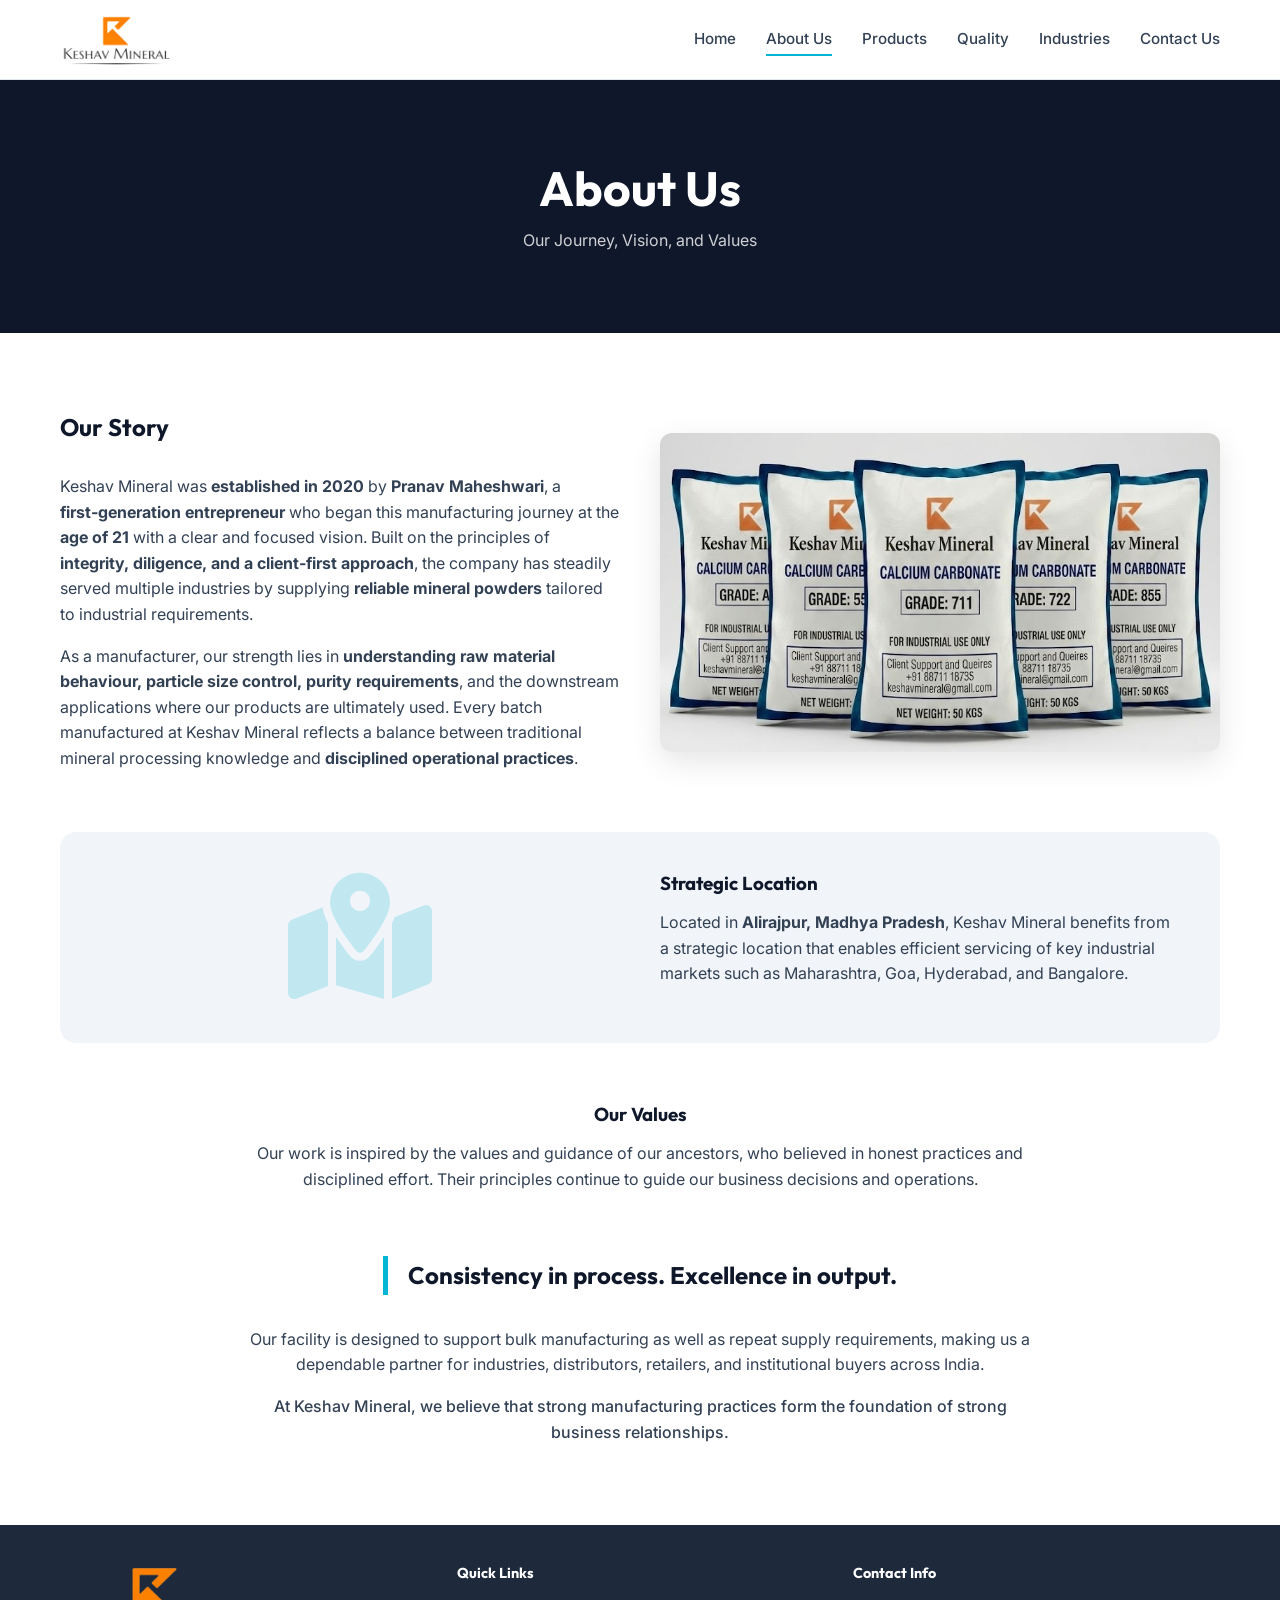
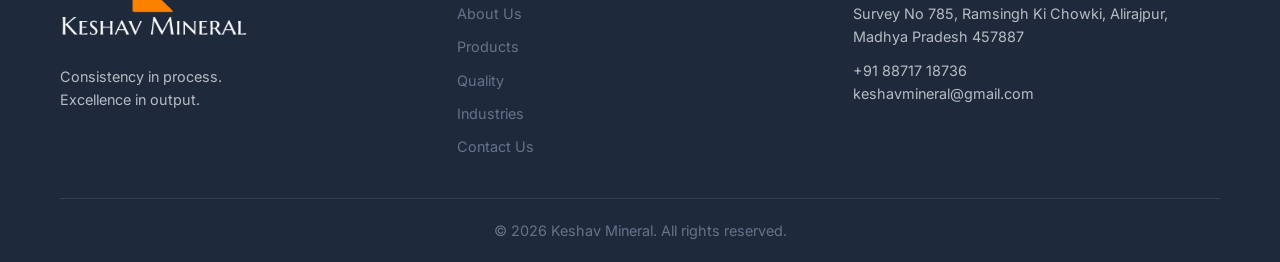
<file: about.html>
<!DOCTYPE html>
<html lang="en">

<head>
    <meta charset="UTF-8">
    <meta name="viewport" content="width=device-width, initial-scale=1.0">
    <link rel="icon" type="image/png" href="assets/favicon.png">
    <title>About Us - Keshav Mineral</title>
    <meta name="description" content="Discover Keshav Mineral: A trusted Calcium carbonate, Dolomite powder & Rangoli powder manufacturer in Madhya Pradesh since 2020, serving all over India.">

    <!-- Google Fonts -->
    <link rel="preconnect" href="https://fonts.googleapis.com">
    <link rel="preconnect" href="https://fonts.gstatic.com" crossorigin>
    <link href="https://fonts.googleapis.com/css2?family=Inter:wght@400;500;600&family=Outfit:wght@500;700&display=swap"
        rel="stylesheet">

    <!-- FontAwesome -->
    <link rel="stylesheet" href="https://cdnjs.cloudflare.com/ajax/libs/font-awesome/6.4.0/css/all.min.css">

    <!-- Custom CSS -->
    <link rel="stylesheet" href="style.css">
</head>

<body>

    <!-- Header -->
    <header>
        <div class="container">
            <a href="index.html" class="logo">
                <img src="assets/logo_transparent.png" alt="Keshav Mineral">
            </a>
            <div class="mobile-toggle">
                <i class="fa-solid fa-bars"></i>
            </div>
            <nav class="nav-links">
                <a href="index.html">Home</a>
                <a href="about.html" class="active">About Us</a>
                <a href="products.html">Products</a>
                <a href="quality.html">Quality</a>
                <a href="industries.html">Industries</a>
                <a href="contact.html">Contact Us</a>
            </nav>
        </div>
    </header>

    <!-- Page Header -->
    <section class="page-header">
        <div class="container">
            <h1>About Us</h1>
            <p style="color: rgba(255,255,255,0.8); margin-top: 10px;">Our Journey, Vision, and Values</p>
        </div>
    </section>

    <!-- Main Content -->
    <section class="section">
        <div class="container">
            <div style="display: flex; flex-direction: column; gap: 60px;">

                <!-- About Company -->
                <div style="display: grid; grid-template-columns: 1fr 1fr; gap: 40px; align-items: center;">
                    <div>
                        <h2 class="mb-2">Our Story</h2>
                        <p class="mb-1">Keshav Mineral was <strong>established in 2020</strong> by <strong>Pranav
                                Maheshwari</strong>, a
                            <strong>first‑generation entrepreneur</strong> who began this manufacturing journey at the
                            <strong>age of 21</strong> with a
                            clear and focused vision. Built on the principles of <strong>integrity, diligence, and a
                                client‑first approach</strong>, the company has steadily served multiple industries by
                            supplying
                            <strong>reliable mineral powders</strong> tailored to industrial requirements.
                        </p>
                        <p>As a manufacturer, our strength lies in <strong>understanding raw material behaviour,
                                particle size
                                control, purity requirements</strong>, and the downstream applications where our
                            products are
                            ultimately used. Every batch manufactured at Keshav Mineral reflects a balance between
                            traditional mineral processing knowledge and <strong>disciplined operational
                                practices</strong>.</p>
                    </div>
                    <div>
                        <img src="assets/stakedcrop.jpg" alt="Keshav Mineral Facility"
                            style="border-radius: 12px; box-shadow: 0 10px 30px rgba(0,0,0,0.1);">
                    </div>
                </div>

                <!-- Strategic Location -->
                <div class="mini-about" style="padding: 40px; border-radius: 16px;">
                    <div style="display: grid; grid-template-columns: 1fr 1fr; gap: 40px; align-items: center;">
                        <div style="order: 2;">
                            <!-- Image on right usually, but let's swap for visual interest if needed, sticking to left for text flow -->
                            <h3>Strategic Location</h3>
                            <p class="mb-1">Located in <strong>Alirajpur, Madhya Pradesh</strong>, Keshav Mineral
                                benefits from a strategic location that enables efficient servicing of key industrial
                                markets such as Maharashtra, Goa, Hyderabad, and Bangalore.</p>
                        </div>
                        <div style="order: 1; text-align: center;">
                            <i class="fa-solid fa-map-location-dot"
                                style="font-size: 8rem; color: var(--accent); opacity: 0.2;"></i>
                        </div>
                    </div>
                </div>

                <!-- Principles -->
                <div class="text-center" style="max-width: 800px; margin: 0 auto;">
                    <h3>Our Values</h3>
                    <p class="mb-2">Our work is inspired by the values and guidance of our ancestors, who believed in
                        honest practices and disciplined effort. Their principles continue to guide our business
                        decisions and operations.</p>
                    <div class="highlight-line" style="display: inline-block;">
                        Consistency in process. Excellence in output.
                    </div>
                    <p class="mb-1" style="margin-top: 2rem; max-width: 800px; margin-left: auto; margin-right: auto;">
                        Our facility is designed to support bulk manufacturing as well as repeat supply requirements,
                        making us a dependable partner for industries, distributors, retailers, and institutional buyers
                        across India.</p>
                    <p style="font-weight: 500;">At Keshav Mineral, we believe that strong manufacturing practices form
                        the foundation of strong business relationships.</p>
                </div>

            </div>
        </div>
    </section>

    <!-- Footer -->
    <footer>
        <div class="container">
            <div class="footer-content">
                <div class="footer-col">
                    <a href="index.html" class="logo" style="margin-bottom: 20px;">
                        <img src="assets/logo_footer_final.png" alt="Keshav Mineral">
                    </a>
                    <p style="opacity: 0.7;">Consistency in process.<br>Excellence in output.</p>
                </div>
                <div class="footer-col footer-links">
                    <h4>Quick Links</h4>
                    <a href="about.html">About Us</a>
                    <a href="products.html">Products</a>
                    <a href="quality.html">Quality</a>
                    <a href="industries.html">Industries</a>
                    <a href="contact.html">Contact Us</a>
                </div>
                <div class="footer-col">
                    <h4>Contact Info</h4>
                    <p style="opacity: 0.7; margin-bottom: 10px;">Survey No 785, Ramsingh Ki Chowki,
                        Alirajpur,<br>Madhya
                        Pradesh
                        457887</p>
                    <p style="opacity: 0.7;">+91 88717 18736</p>
                    <p style="opacity: 0.7;">keshavmineral@gmail.com</p>
                </div>
            </div>
            <div class="footer-bottom">
                <p>&copy; 2026 Keshav Mineral. All rights reserved.</p>
            </div>
        </div>
    </footer>

    <script src="script.js"></script>
</body>

</html>
</file>
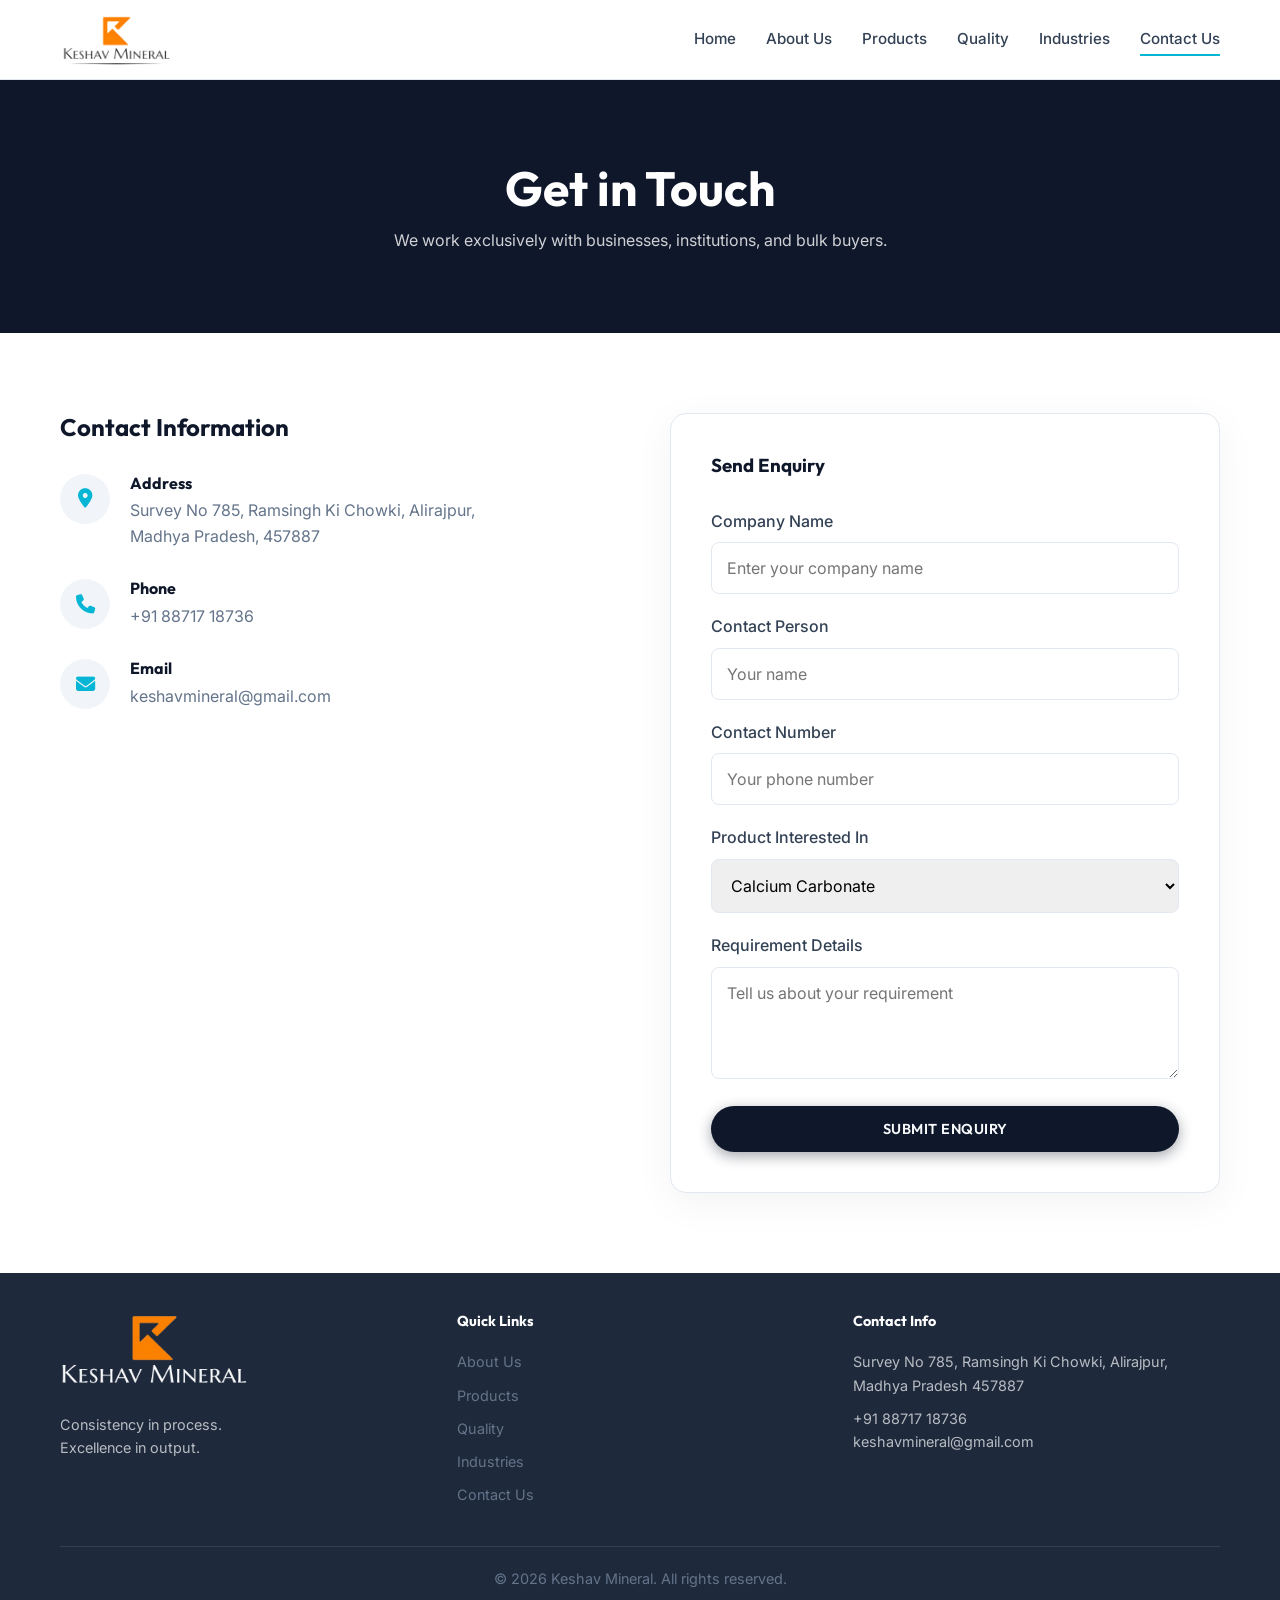
<file: contact.html>
<!DOCTYPE html>
<html lang="en">

<head>
    <meta charset="UTF-8">
    <meta name="viewport" content="width=device-width, initial-scale=1.0">
    <link rel="icon" type="image/png" href="assets/favicon.png">
    <title>Contact Us - Keshav Mineral</title>
    <meta name="description" content="Contact Keshav Mineral. We are a dedicated Calcium carbonate, Dolomite powder & Rangoli powder manufacturer in Madhya Pradesh supplying pan-India buyers.">

    <!-- Google Fonts -->
    <link rel="preconnect" href="https://fonts.googleapis.com">
    <link rel="preconnect" href="https://fonts.gstatic.com" crossorigin>
    <link href="https://fonts.googleapis.com/css2?family=Inter:wght@400;500;600&family=Outfit:wght@500;700&display=swap"
        rel="stylesheet">

    <!-- FontAwesome -->
    <link rel="stylesheet" href="https://cdnjs.cloudflare.com/ajax/libs/font-awesome/6.4.0/css/all.min.css">

    <!-- Custom CSS -->
    <link rel="stylesheet" href="style.css">
</head>

<body>

    <!-- Header -->
    <header>
        <div class="container">
            <a href="index.html" class="logo">
                <img src="assets/logo_transparent.png" alt="Keshav Mineral">
            </a>
            <div class="mobile-toggle">
                <i class="fa-solid fa-bars"></i>
            </div>
            <nav class="nav-links">
                <a href="index.html">Home</a>
                <a href="about.html">About Us</a>
                <a href="products.html">Products</a>
                <a href="quality.html">Quality</a>
                <a href="industries.html">Industries</a>
                <a href="contact.html" class="active">Contact Us</a>
            </nav>
        </div>
    </header>

    <!-- Page Header -->
    <section class="page-header">
        <div class="container">
            <h1>Get in Touch</h1>
            <p style="color: rgba(255,255,255,0.8); margin-top: 10px;">We work exclusively with businesses,
                institutions, and bulk buyers.</p>
        </div>
    </section>

    <!-- Content -->
    <section class="section">
        <div class="container">
            <div style="display: grid; grid-template-columns: 1fr 1fr; gap: 60px;">

                <!-- Contact Details -->
                <div>
                    <h2 class="mb-2">Contact Information</h2>
                    <div style="margin-bottom: 40px;">
                        <div style="display: flex; gap: 20px; margin-bottom: 30px;">
                            <div
                                style="width: 50px; height: 50px; background: var(--bg-light); border-radius: 50%; display: flex; align-items: center; justify-content: center; color: var(--accent); font-size: 1.2rem; flex-shrink: 0;">
                                <i class="fa-solid fa-location-dot"></i>
                            </div>
                            <div>
                                <h4 style="margin-bottom: 5px;">Address</h4>
                                <p style="color: var(--text-light);">Survey No 785, Ramsingh Ki Chowki,
                                    Alirajpur,<br>Madhya Pradesh, 457887</p>
                            </div>
                        </div>

                        <div style="display: flex; gap: 20px; margin-bottom: 30px;">
                            <div
                                style="width: 50px; height: 50px; background: var(--bg-light); border-radius: 50%; display: flex; align-items: center; justify-content: center; color: var(--accent); font-size: 1.2rem; flex-shrink: 0;">
                                <i class="fa-solid fa-phone"></i>
                            </div>
                            <div>
                                <h4 style="margin-bottom: 5px;">Phone</h4>
                                <p style="color: var(--text-light);">+91 88717 18736</p>
                            </div>
                        </div>

                        <div style="display: flex; gap: 20px; margin-bottom: 30px;">
                            <div
                                style="width: 50px; height: 50px; background: var(--bg-light); border-radius: 50%; display: flex; align-items: center; justify-content: center; color: var(--accent); font-size: 1.2rem; flex-shrink: 0;">
                                <i class="fa-solid fa-envelope"></i>
                            </div>
                            <div>
                                <h4 style="margin-bottom: 5px;">Email</h4>
                                <p style="color: var(--text-light);">keshavmineral@gmail.com</p>
                            </div>
                        </div>
                    </div>
                </div>

                <!-- Enquiry Form -->
                <div
                    style="background: white; padding: 40px; box-shadow: 0 10px 40px rgba(0,0,0,0.05); border-radius: 16px; border: 1px solid var(--border-color);">
                    <h3 class="mb-2">Send Enquiry</h3>
                    <form>
                        <div class="form-group">
                            <label>Company Name</label>
                            <input type="text" class="form-control" placeholder="Enter your company name">
                        </div>
                        <div class="form-group">
                            <label>Contact Person</label>
                            <input type="text" class="form-control" placeholder="Your name">
                        </div>
                        <div class="form-group">
                            <label>Contact Number</label>
                            <input type="tel" class="form-control" placeholder="Your phone number">
                        </div>
                        <div class="form-group">
                            <label>Product Interested In</label>
                            <select class="form-control">
                                <option>Calcium Carbonate</option>
                                <option>Dolomite Powder</option>
                                <option>Varnika Rangoli Colors</option>
                            </select>
                        </div>
                        <div class="form-group">
                            <label>Requirement Details</label>
                            <textarea class="form-control" rows="4"
                                placeholder="Tell us about your requirement"></textarea>
                        </div>
                        <button type="submit" class="btn btn-primary" style="width: 100%;">Submit Enquiry</button>
                    </form>
                </div>

            </div>
        </div>
    </section>

    <!-- Footer -->
    <footer>
        <div class="container">
            <div class="footer-content">
                <div class="footer-col">
                    <a href="index.html" class="logo" style="margin-bottom: 20px;">
                        <img src="assets/logo_footer_final.png" alt="Keshav Mineral">
                    </a>
                    <p style="opacity: 0.7;">Consistency in process.<br>Excellence in output.</p>
                </div>
                <div class="footer-col footer-links">
                    <h4>Quick Links</h4>
                    <a href="about.html">About Us</a>
                    <a href="products.html">Products</a>
                    <a href="quality.html">Quality</a>
                    <a href="industries.html">Industries</a>
                    <a href="contact.html">Contact Us</a>
                </div>
                <div class="footer-col">
                    <h4>Contact Info</h4>
                    <p style="opacity: 0.7; margin-bottom: 10px;">Survey No 785, Ramsingh Ki Chowki,
                        Alirajpur,<br>Madhya
                        Pradesh
                        457887</p>
                    <p style="opacity: 0.7;">+91 88717 18736</p>
                    <p style="opacity: 0.7;">keshavmineral@gmail.com</p>
                </div>
            </div>
            <div class="footer-bottom">
                <p>&copy; 2026 Keshav Mineral. All rights reserved.</p>
            </div>
        </div>
    </footer>

    <script src="script.js"></script>
</body>

</html>
</file>
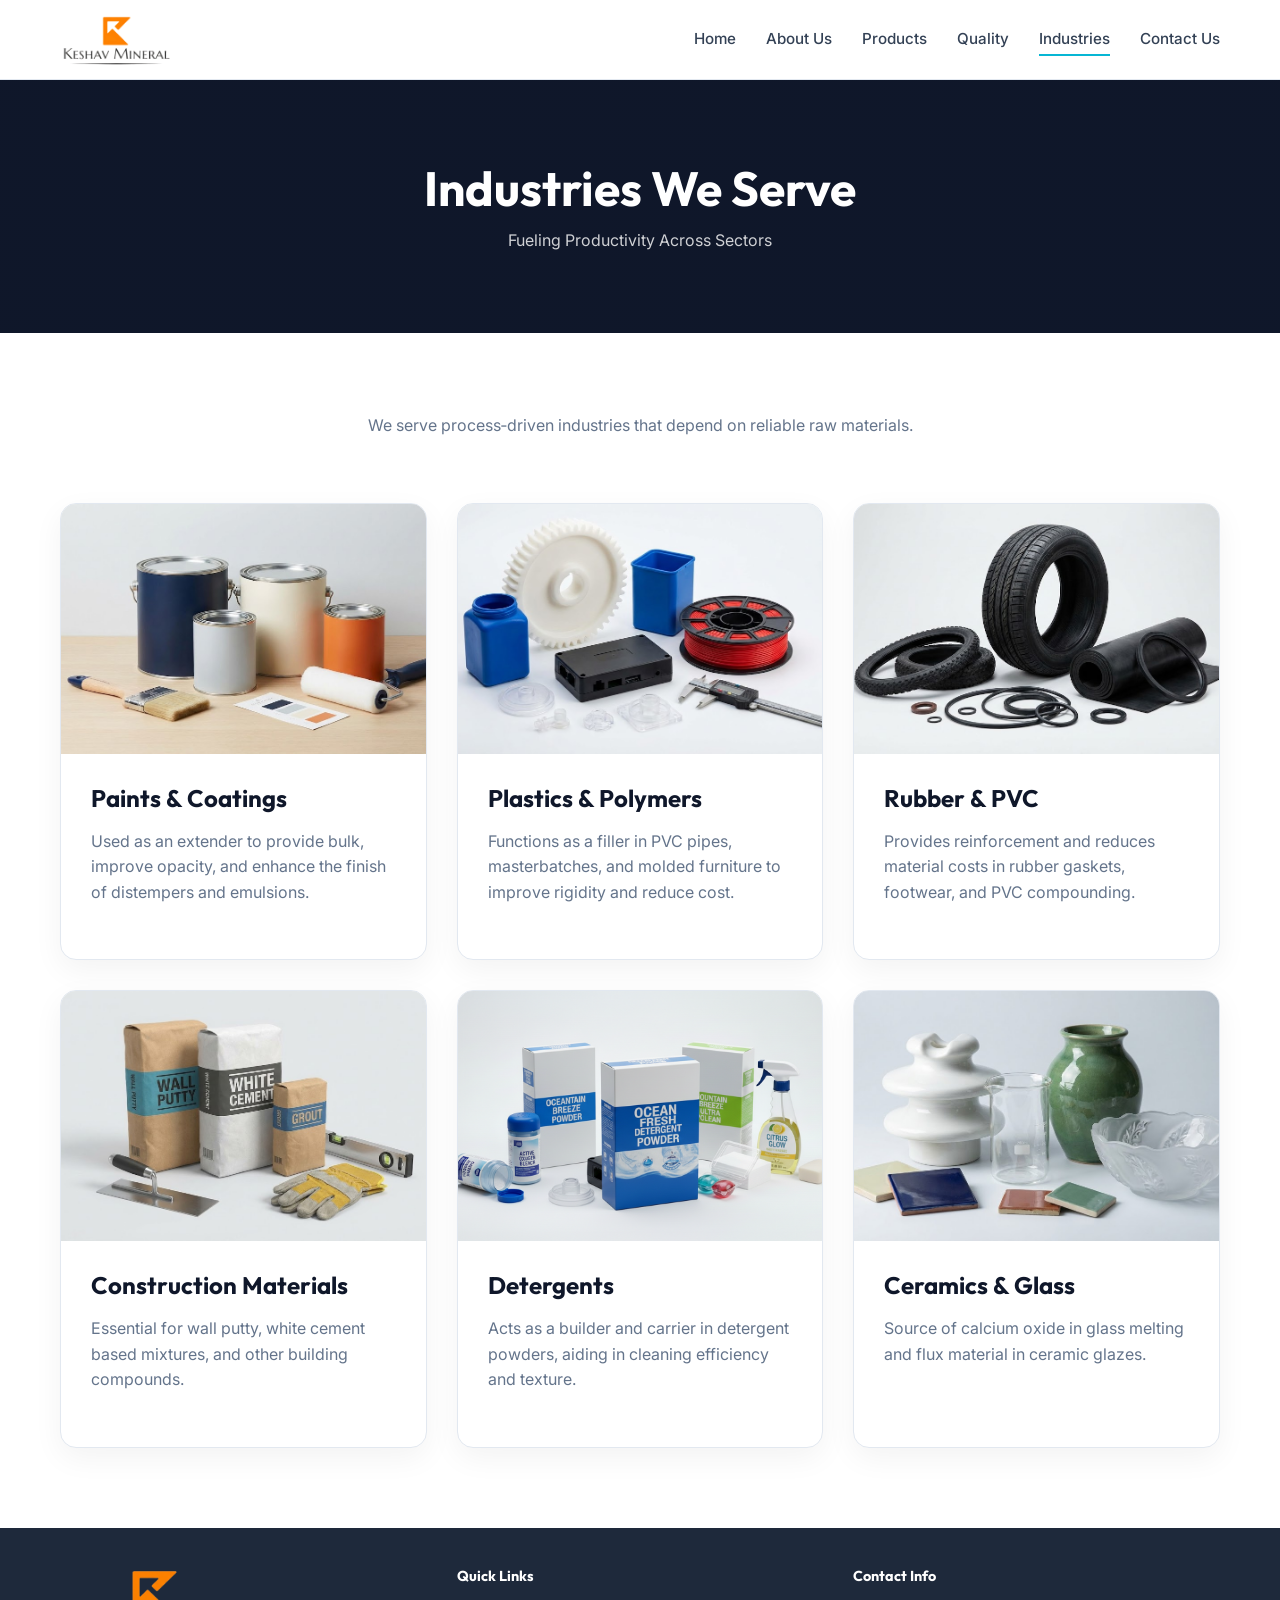
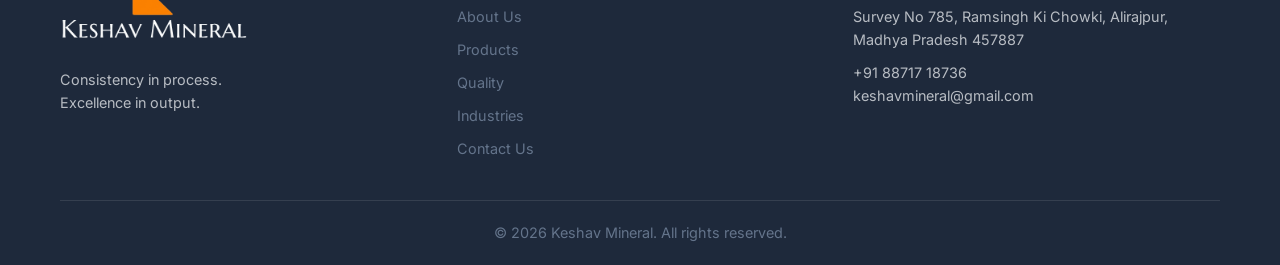
<file: industries.html>
<!DOCTYPE html>
<html lang="en">

<head>
    <meta charset="UTF-8">
    <meta name="viewport" content="width=device-width, initial-scale=1.0">
    <link rel="icon" type="image/png" href="assets/favicon.png">
    <title>Industries We Serve - Keshav Mineral</title>
    <meta name="description" content="As a Calcium carbonate, Dolomite powder & Rangoli powder manufacturer in Madhya Pradesh, we supply the paints, plastics & construction sectors in India.">

    <!-- Google Fonts -->
    <link rel="preconnect" href="https://fonts.googleapis.com">
    <link rel="preconnect" href="https://fonts.gstatic.com" crossorigin>
    <link href="https://fonts.googleapis.com/css2?family=Inter:wght@400;500;600&family=Outfit:wght@500;700&display=swap"
        rel="stylesheet">

    <!-- FontAwesome -->
    <link rel="stylesheet" href="https://cdnjs.cloudflare.com/ajax/libs/font-awesome/6.4.0/css/all.min.css">

    <!-- Custom CSS -->
    <link rel="stylesheet" href="style.css">
</head>

<body>

    <!-- Header -->
    <header>
        <div class="container">
            <a href="index.html" class="logo">
                <img src="assets/logo_transparent.png" alt="Keshav Mineral">
            </a>
            <div class="mobile-toggle">
                <i class="fa-solid fa-bars"></i>
            </div>
            <nav class="nav-links">
                <a href="index.html">Home</a>
                <a href="about.html">About Us</a>
                <a href="products.html">Products</a>
                <a href="quality.html">Quality</a>
                <a href="industries.html" class="active">Industries</a>
                <a href="contact.html">Contact Us</a>
            </nav>
        </div>
    </header>

    <!-- Page Header -->
    <section class="page-header">
        <div class="container">
            <h1>Industries We Serve</h1>
            <p style="color: rgba(255,255,255,0.8); margin-top: 10px;">Fueling Productivity Across Sectors</p>
        </div>
    </section>

    <!-- Content -->
    <section class="section">
        <div class="container">
            <div class="text-center mb-4">
                <p style="max-width: 600px; margin: 0 auto; color: var(--text-light);">We serve process‑driven
                    industries that depend on reliable raw materials.</p>
            </div>

            <div class="card-grid">

                <div class="card">
                    <div class="card-image">
                        <img src="assets/paints.jpg" alt="Paints & Coatings">
                    </div>
                    <div class="card-content">
                        <h3 class="card-title">Paints & Coatings</h3>
                        <p class="card-text">Used as an extender to provide bulk, improve opacity, and enhance the
                            finish of distempers and emulsions.</p>
                    </div>
                </div>

                <div class="card">
                    <div class="card-image">
                        <img src="assets/plastic.jpg" alt="Plastics & Polymers">
                    </div>
                    <div class="card-content">
                        <h3 class="card-title">Plastics & Polymers</h3>
                        <p class="card-text">Functions as a filler in PVC pipes, masterbatches, and molded furniture to
                            improve rigidity and reduce cost.</p>
                    </div>
                </div>

                <div class="card">
                    <div class="card-image">
                        <img src="assets/rubber.jpg" alt="Rubber & PVC">
                    </div>
                    <div class="card-content">
                        <h3 class="card-title">Rubber & PVC</h3>
                        <p class="card-text">Provides reinforcement and reduces material costs in rubber gaskets,
                            footwear, and PVC compounding.</p>
                    </div>
                </div>

                <div class="card">
                    <div class="card-image">
                        <img src="assets/white cement.jpg" alt="Construction Materials">
                        <!-- Using white cement image for construction/detergents generically if needed -->
                    </div>
                    <div class="card-content">
                        <h3 class="card-title">Construction Materials</h3>
                        <p class="card-text">Essential for wall putty, white cement based mixtures, and other building
                            compounds.</p>
                    </div>
                </div>

                <div class="card">
                    <div class="card-image">
                        <img src="assets/Detergent.png" alt="Detergents">
                    </div>
                    <div class="card-content">
                        <h3 class="card-title">Detergents</h3>
                        <p class="card-text">Acts as a builder and carrier in detergent powders, aiding in cleaning
                            efficiency and texture.</p>
                    </div>
                </div>

                <div class="card">
                    <div class="card-image">
                        <img src="assets/glass.jpg" alt="Ceramics & Glass">
                    </div>
                    <div class="card-content">
                        <h3 class="card-title">Ceramics & Glass</h3>
                        <p class="card-text">Source of calcium oxide in glass melting and flux material in ceramic
                            glazes.</p>
                    </div>
                </div>

            </div>
        </div>
    </section>

    <!-- Footer -->
    <footer>
        <div class="container">
            <div class="footer-content">
                <div class="footer-col">
                    <a href="index.html" class="logo" style="margin-bottom: 20px;">
                        <img src="assets/logo_footer_final.png" alt="Keshav Mineral">
                    </a>
                    <p style="opacity: 0.7;">Consistency in process.<br>Excellence in output.</p>
                </div>
                <div class="footer-col footer-links">
                    <h4>Quick Links</h4>
                    <a href="about.html">About Us</a>
                    <a href="products.html">Products</a>
                    <a href="quality.html">Quality</a>
                    <a href="industries.html">Industries</a>
                    <a href="contact.html">Contact Us</a>
                </div>
                <div class="footer-col">
                    <h4>Contact Info</h4>
                    <p style="opacity: 0.7; margin-bottom: 10px;">Survey No 785, Ramsingh Ki Chowki,
                        Alirajpur,<br>Madhya
                        Pradesh
                        457887</p>
                    <p style="opacity: 0.7;">+91 88717 18736</p>
                    <p style="opacity: 0.7;">keshavmineral@gmail.com</p>
                </div>
            </div>
            <div class="footer-bottom">
                <p>&copy; 2026 Keshav Mineral. All rights reserved.</p>
            </div>
        </div>
    </footer>

    <script src="script.js"></script>
</body>

</html>
</file>
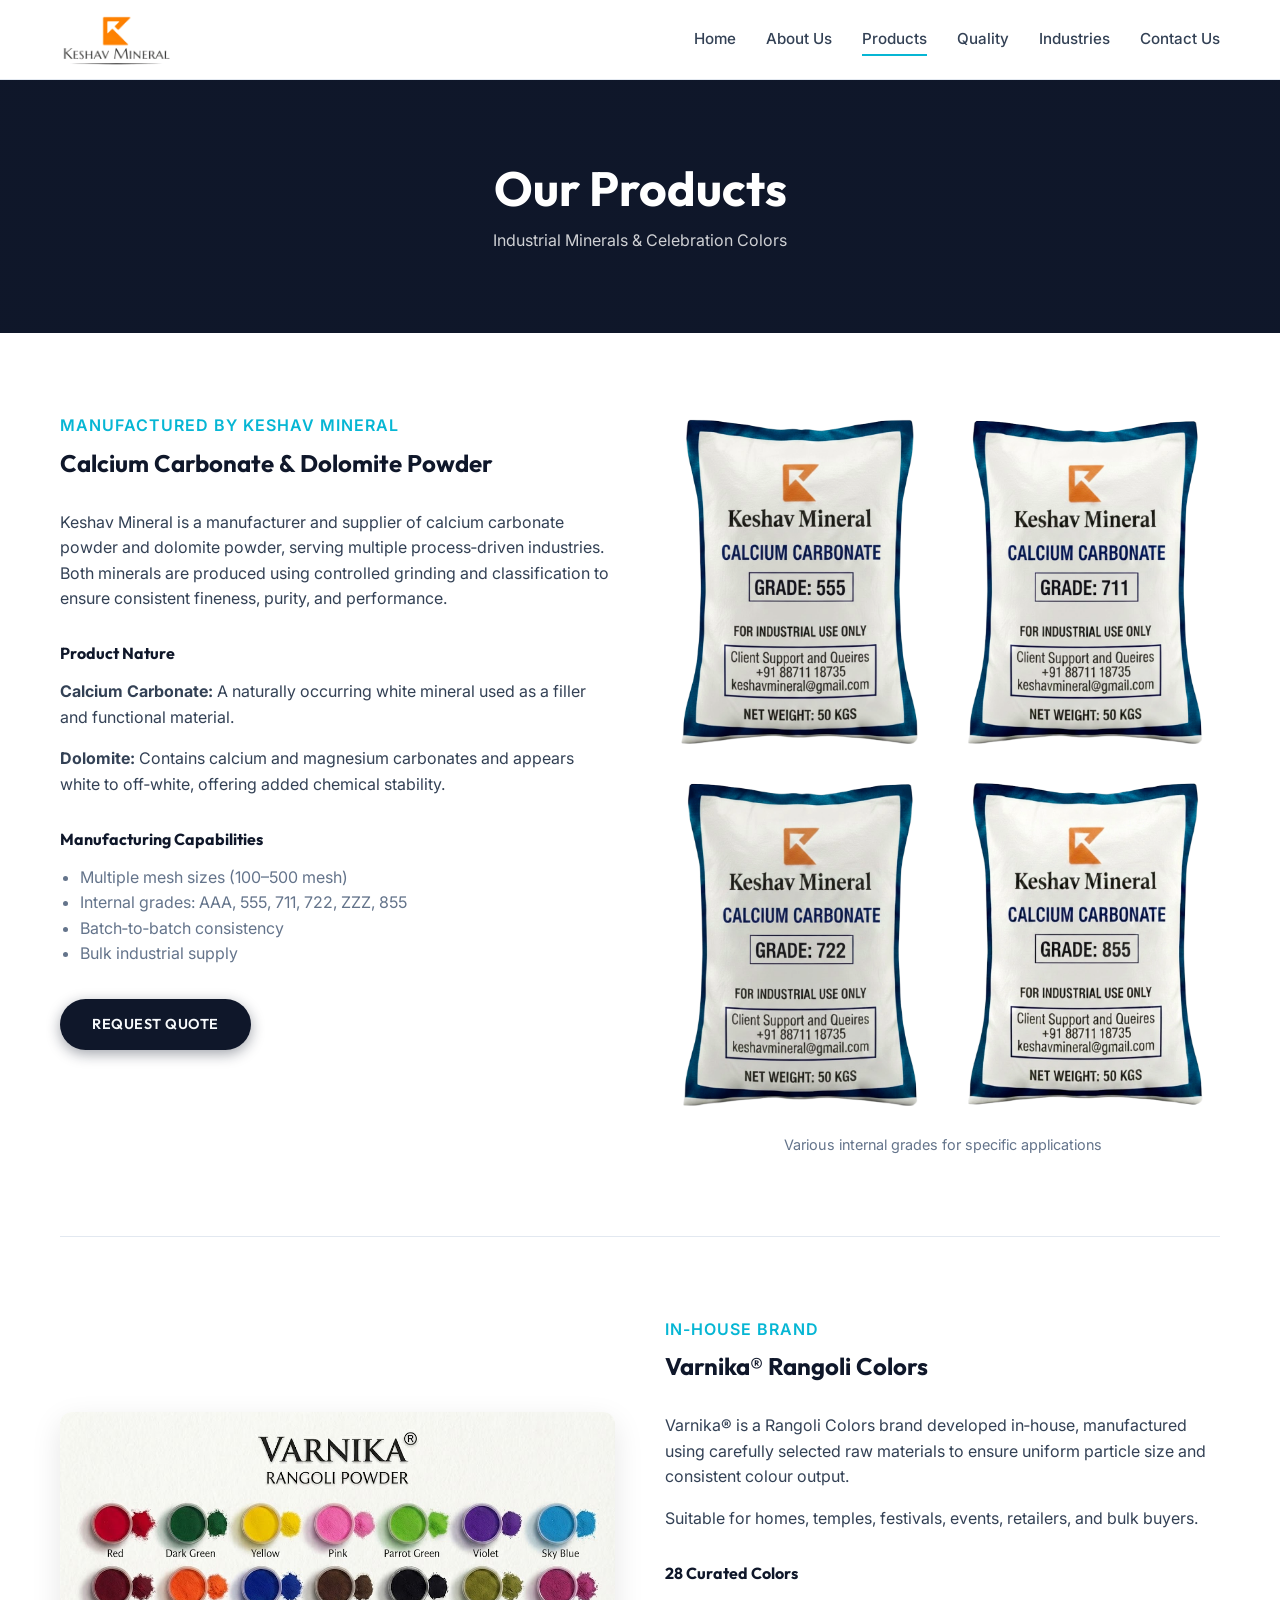
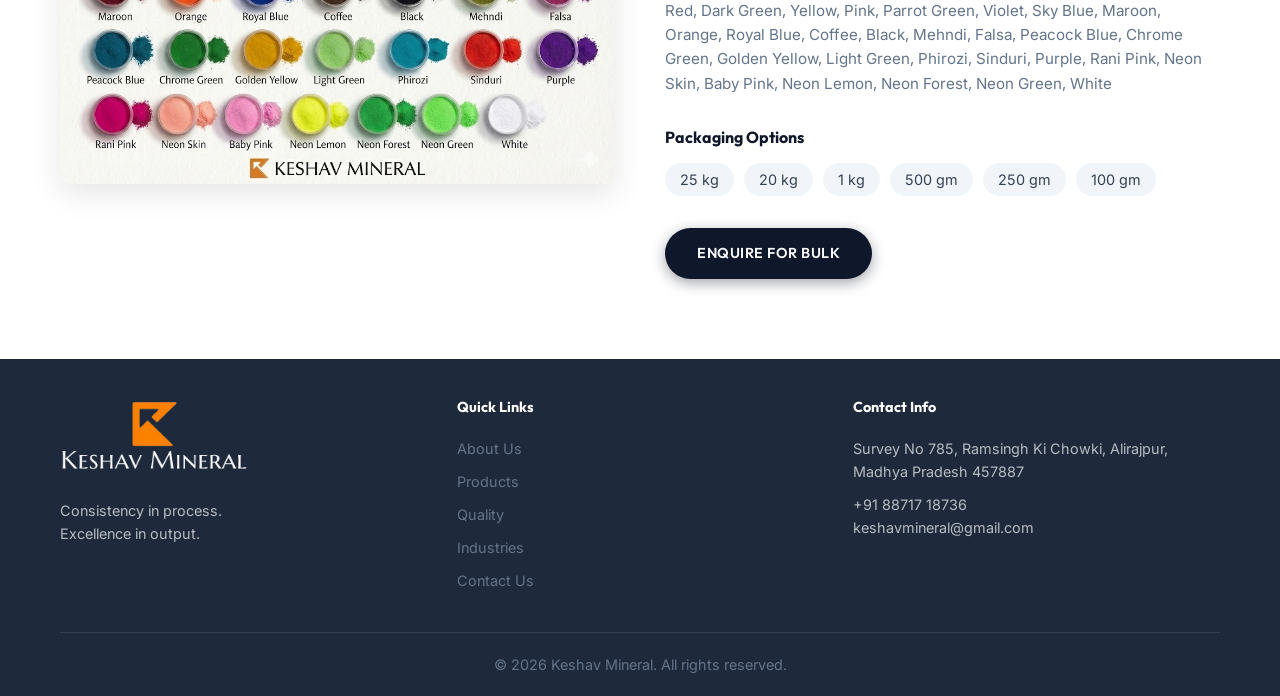
<file: products.html>
<!DOCTYPE html>
<html lang="en">

<head>
    <meta charset="UTF-8">
    <meta name="viewport" content="width=device-width, initial-scale=1.0">
    <link rel="icon" type="image/png" href="assets/favicon.png">
    <title>Products - Keshav Mineral</title>
    <meta name="description" content="Explore our premium Calcium carbonate, Dolomite powder & Varnika Rangoli powder. We are a top manufacturer in Madhya Pradesh supplying industrial India.">

    <!-- Google Fonts -->
    <link rel="preconnect" href="https://fonts.googleapis.com">
    <link rel="preconnect" href="https://fonts.gstatic.com" crossorigin>
    <link href="https://fonts.googleapis.com/css2?family=Inter:wght@400;500;600&family=Outfit:wght@500;700&display=swap"
        rel="stylesheet">

    <!-- FontAwesome -->
    <link rel="stylesheet" href="https://cdnjs.cloudflare.com/ajax/libs/font-awesome/6.4.0/css/all.min.css">

    <!-- Custom CSS -->
    <link rel="stylesheet" href="style.css">
</head>

<body>

    <!-- Header -->
    <header>
        <div class="container">
            <a href="index.html" class="logo">
                <img src="assets/logo_transparent.png" alt="Keshav Mineral">
            </a>
            <div class="mobile-toggle">
                <i class="fa-solid fa-bars"></i>
            </div>
            <nav class="nav-links">
                <a href="index.html">Home</a>
                <a href="about.html">About Us</a>
                <a href="products.html" class="active">Products</a>
                <a href="quality.html">Quality</a>
                <a href="industries.html">Industries</a>
                <a href="contact.html">Contact Us</a>
            </nav>
        </div>
    </header>

    <!-- Page Header -->
    <section class="page-header">
        <div class="container">
            <h1>Our Products</h1>
            <p style="color: rgba(255,255,255,0.8); margin-top: 10px;">Industrial Minerals & Celebration Colors</p>
        </div>
    </section>

    <!-- Calcium Carbonate & Dolomite -->
    <section class="section" id="minerals">
        <div class="container">
            <div style="display: grid; grid-template-columns: 1fr 1fr; gap: 50px; align-items: start;">
                <div>
                    <span class="text-accent"
                        style="font-weight: 600; letter-spacing: 1px; text-transform: uppercase;">Manufactured by Keshav
                        Mineral</span>
                    <h2 class="mb-2" style="margin-top: 10px;">Calcium Carbonate & Dolomite Powder</h2>
                    <p class="mb-1">Keshav Mineral is a manufacturer and supplier of calcium carbonate powder and
                        dolomite powder, serving multiple process‑driven industries. Both minerals are produced using
                        controlled grinding and classification to ensure consistent fineness, purity, and performance.
                    </p>

                    <h4 class="mb-1" style="margin-top: 2rem;">Product Nature</h4>
                    <p class="mb-1"><strong>Calcium Carbonate:</strong> A naturally occurring white mineral used as a
                        filler and functional material.</p>
                    <p class="mb-2"><strong>Dolomite:</strong> Contains calcium and magnesium carbonates and appears
                        white to off‑white, offering added chemical stability.</p>

                    <h4 class="mb-1">Manufacturing Capabilities</h4>
                    <ul style="list-style: disc; padding-left: 20px; color: var(--text-light); margin-bottom: 2rem;">
                        <li>Multiple mesh sizes (100–500 mesh)</li>
                        <li>Internal grades: AAA, 555, 711, 722, ZZZ, 855</li>
                        <li>Batch‑to‑batch consistency</li>
                        <li>Bulk industrial supply</li>
                    </ul>

                    <a href="contact.html" class="btn btn-primary">Request Quote</a>
                </div>
                <div>
                    <div style="display: grid; grid-template-columns: 1fr 1fr; gap: 15px;">
                        <img src="assets/555.png" alt="555 Grade" style="border-radius: 8px; width:100%;">
                        <img src="assets/711.png" alt="711 Grade" style="border-radius: 8px; width:100%;">
                        <img src="assets/722.png" alt="722 Grade" style="border-radius: 8px; width:100%;">
                        <img src="assets/855.png" alt="855 Grade" style="border-radius: 8px; width:100%;">
                    </div>
                    <p class="text-center" style="margin-top: 10px; font-size: 0.9rem; color: var(--text-light);">
                        Various internal grades for specific applications</p>
                </div>
            </div>
        </div>
    </section>

    <!-- Divider -->
    <div class="container">
        <hr style="border: 0; border-top: 1px solid var(--border-color);">
    </div>



    <!-- Varnika Rangoli -->
    <section class="section" id="varnika">
        <div class="container">
            <div style="display: grid; grid-template-columns: 1fr 1fr; gap: 50px; align-items: center;">
                <div style="order: 2;"> <!-- Text on right -->
                    <span class="text-accent"
                        style="font-weight: 600; letter-spacing: 1px; text-transform: uppercase;">In-House Brand</span>
                    <h2 class="mb-2" style="margin-top: 10px;">Varnika® Rangoli Colors</h2>
                    <p class="mb-1">Varnika® is a Rangoli Colors brand developed in‑house, manufactured using
                        carefully selected raw materials to ensure uniform particle size and consistent colour output.
                    </p>
                    <p class="mb-2">Suitable for homes, temples, festivals, events, retailers, and bulk buyers.</p>

                    <h4 class="mb-1">28 Curated Colors</h4>
                    <p class="mb-2" style="font-size: 0.95rem; color: var(--text-light);">Red, Dark Green, Yellow, Pink,
                        Parrot Green, Violet, Sky Blue, Maroon, Orange, Royal Blue, Coffee, Black, Mehndi, Falsa,
                        Peacock Blue, Chrome Green, Golden Yellow, Light Green, Phirozi, Sinduri, Purple, Rani Pink,
                        Neon Skin, Baby Pink, Neon Lemon, Neon Forest, Neon Green, White</p>

                    <h4 class="mb-1">Packaging Options</h4>
                    <div style="display: flex; flex-wrap: wrap; gap: 10px; margin-bottom: 2rem;">
                        <span
                            style="background: var(--bg-light); padding: 5px 15px; border-radius: 20px; font-size: 0.9rem;">25
                            kg</span>
                        <span
                            style="background: var(--bg-light); padding: 5px 15px; border-radius: 20px; font-size: 0.9rem;">20
                            kg</span>
                        <span
                            style="background: var(--bg-light); padding: 5px 15px; border-radius: 20px; font-size: 0.9rem;">1
                            kg</span>
                        <span
                            style="background: var(--bg-light); padding: 5px 15px; border-radius: 20px; font-size: 0.9rem;">500
                            gm</span>
                        <span
                            style="background: var(--bg-light); padding: 5px 15px; border-radius: 20px; font-size: 0.9rem;">250
                            gm</span>
                        <span
                            style="background: var(--bg-light); padding: 5px 15px; border-radius: 20px; font-size: 0.9rem;">100
                            gm</span>
                    </div>

                    <a href="contact.html" class="btn btn-primary">Enquire for Bulk</a>
                </div>
                <div style="order: 1;">
                    <img src="assets/Rangoli colors.jpg" alt="Varnika Rangoli Colors"
                        style="border-radius: 12px; box-shadow: 0 10px 30px rgba(0,0,0,0.1);">
                </div>
            </div>
        </div>
    </section>

    <!-- Footer -->
    <footer>
        <div class="container">
            <div class="footer-content">
                <div class="footer-col">
                    <a href="index.html" class="logo" style="margin-bottom: 20px;">
                        <img src="assets/logo_footer_final.png" alt="Keshav Mineral">
                    </a>
                    <p style="opacity: 0.7;">Consistency in process.<br>Excellence in output.</p>
                </div>
                <div class="footer-col footer-links">
                    <h4>Quick Links</h4>
                    <a href="about.html">About Us</a>
                    <a href="products.html">Products</a>
                    <a href="quality.html">Quality</a>
                    <a href="industries.html">Industries</a>
                    <a href="contact.html">Contact Us</a>
                </div>
                <div class="footer-col">
                    <h4>Contact Info</h4>
                    <p style="opacity: 0.7; margin-bottom: 10px;">Survey No 785, Ramsingh Ki Chowki,
                        Alirajpur,<br>Madhya
                        Pradesh
                        457887</p>
                    <p style="opacity: 0.7;">+91 88717 18736</p>
                    <p style="opacity: 0.7;">keshavmineral@gmail.com</p>
                </div>
            </div>
            <div class="footer-bottom">
                <p>&copy; 2026 Keshav Mineral. All rights reserved.</p>
            </div>
        </div>
    </footer>

    <script src="script.js"></script>
</body>

</html>
</file>
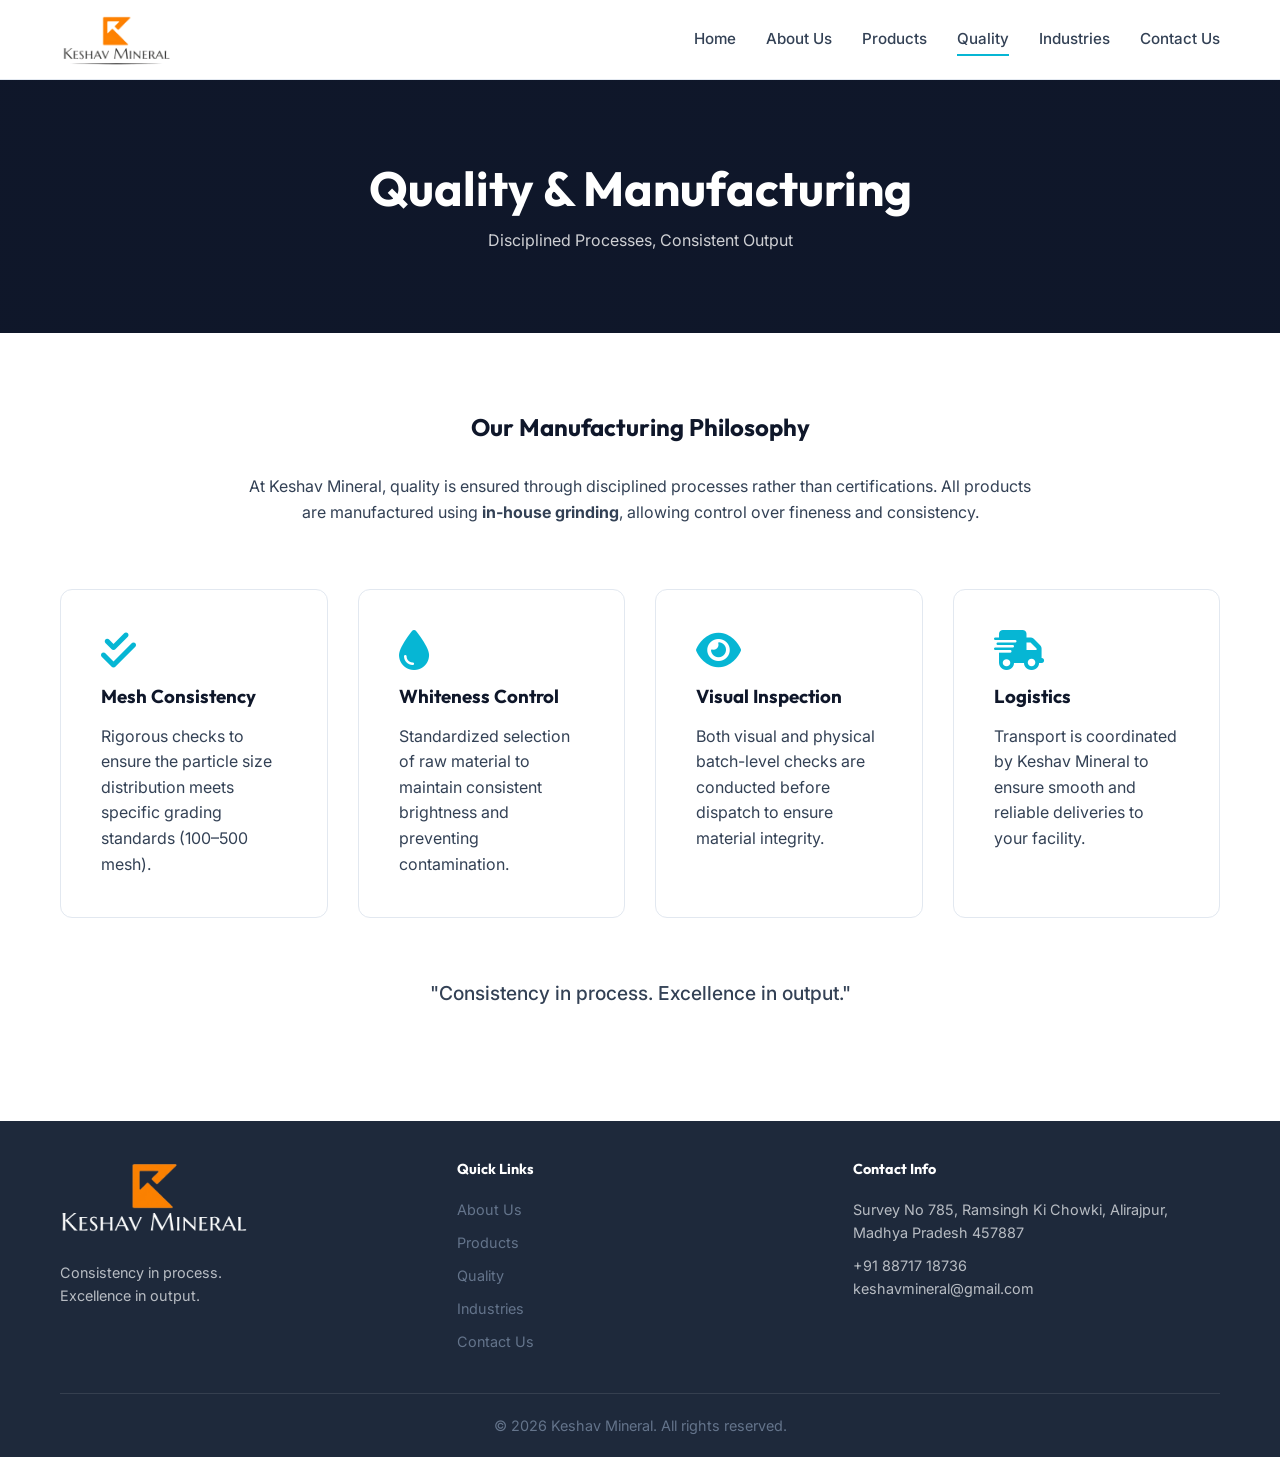
<file: quality.html>
<!DOCTYPE html>
<html lang="en">

<head>
    <meta charset="UTF-8">
    <meta name="viewport" content="width=device-width, initial-scale=1.0">
    <link rel="icon" type="image/png" href="assets/favicon.png">
    <title>Quality & Manufacturing - Keshav Mineral</title>
    <meta name="description" content="Quality assured Calcium carbonate, Dolomite powder & Rangoli powder. As a premier manufacturer in Madhya Pradesh, we guarantee precise mesh sizing in India.">

    <!-- Google Fonts -->
    <link rel="preconnect" href="https://fonts.googleapis.com">
    <link rel="preconnect" href="https://fonts.gstatic.com" crossorigin>
    <link href="https://fonts.googleapis.com/css2?family=Inter:wght@400;500;600&family=Outfit:wght@500;700&display=swap"
        rel="stylesheet">

    <!-- FontAwesome -->
    <link rel="stylesheet" href="https://cdnjs.cloudflare.com/ajax/libs/font-awesome/6.4.0/css/all.min.css">

    <!-- Custom CSS -->
    <link rel="stylesheet" href="style.css">
</head>

<body>

    <!-- Header -->
    <header>
        <div class="container">
            <a href="index.html" class="logo">
                <img src="assets/logo_transparent.png" alt="Keshav Mineral">
            </a>
            <div class="mobile-toggle">
                <i class="fa-solid fa-bars"></i>
            </div>
            <nav class="nav-links">
                <a href="index.html">Home</a>
                <a href="about.html">About Us</a>
                <a href="products.html">Products</a>
                <a href="quality.html" class="active">Quality</a>
                <a href="industries.html">Industries</a>
                <a href="contact.html">Contact Us</a>
            </nav>
        </div>
    </header>

    <!-- Page Header -->
    <section class="page-header">
        <div class="container">
            <h1>Quality & Manufacturing</h1>
            <p style="color: rgba(255,255,255,0.8); margin-top: 10px;">Disciplined Processes, Consistent Output</p>
        </div>
    </section>

    <!-- Content -->
    <section class="section">
        <div class="container">
            <div class="text-center mb-4" style="max-width: 800px; margin: 0 auto 4rem auto;">
                <h2 class="mb-2">Our Manufacturing Philosophy</h2>
                <p>At Keshav Mineral, quality is ensured through disciplined processes rather than certifications. All
                    products are manufactured using <strong>in‑house grinding</strong>, allowing control over fineness
                    and consistency.</p>
            </div>

            <div class="quality-grid">
                <div class="feature-item" style="text-align: left; padding: 40px;">
                    <i class="fa-solid fa-check-double feature-icon"></i>
                    <h3>Mesh Consistency</h3>
                    <p>Rigorous checks to ensure the particle size distribution meets specific grading standards
                        (100–500 mesh).</p>
                </div>
                <div class="feature-item" style="text-align: left; padding: 40px;">
                    <i class="fa-solid fa-droplet feature-icon"></i>
                    <h3>Whiteness Control</h3>
                    <p>Standardized selection of raw material to maintain consistent brightness and preventing
                        contamination.</p>
                </div>
                <div class="feature-item" style="text-align: left; padding: 40px;">
                    <i class="fa-solid fa-eye feature-icon"></i>
                    <h3>Visual Inspection</h3>
                    <p>Both visual and physical batch-level checks are conducted before dispatch to ensure material
                        integrity.</p>
                </div>
                <div class="feature-item" style="text-align: left; padding: 40px;">
                    <i class="fa-solid fa-truck-fast feature-icon"></i>
                    <h3>Logistics</h3>
                    <p>Transport is coordinated by Keshav Mineral to ensure smooth and reliable deliveries to your
                        facility.</p>
                </div>
            </div>

            <div class="text-center" style="margin-top: 60px;">
                <p class="mb-2" style="font-size: 1.2rem; font-weight: 500;">"Consistency in process. Excellence in
                    output."</p>
            </div>
        </div>
    </section>

    <!-- Footer -->
    <footer>
        <div class="container">
            <div class="footer-content">
                <div class="footer-col">
                    <a href="index.html" class="logo" style="margin-bottom: 20px;">
                        <img src="assets/logo_footer_final.png" alt="Keshav Mineral">
                    </a>
                    <p style="opacity: 0.7;">Consistency in process.<br>Excellence in output.</p>
                </div>
                <div class="footer-col footer-links">
                    <h4>Quick Links</h4>
                    <a href="about.html">About Us</a>
                    <a href="products.html">Products</a>
                    <a href="quality.html">Quality</a>
                    <a href="industries.html">Industries</a>
                    <a href="contact.html">Contact Us</a>
                </div>
                <div class="footer-col">
                    <h4>Contact Info</h4>
                    <p style="opacity: 0.7; margin-bottom: 10px;">Survey No 785, Ramsingh Ki Chowki,
                        Alirajpur,<br>Madhya
                        Pradesh
                        457887</p>
                    <p style="opacity: 0.7;">+91 88717 18736</p>
                    <p style="opacity: 0.7;">keshavmineral@gmail.com</p>
                </div>
            </div>
            <div class="footer-bottom">
                <p>&copy; 2026 Keshav Mineral. All rights reserved.</p>
            </div>
        </div>
    </footer>

    <script src="script.js"></script>
</body>

</html>
</file>
<file: style.css>
/* Global Review & Reset */
:root {
    /* Color Palette */
    --primary: #0f172a;
    /* Slate 900 */
    --primary-light: #1e293b;
    /* Slate 800 */
    --accent: #06b6d4;
    /* Cyan 500 */
    --accent-glow: rgba(6, 182, 212, 0.5);
    --text-main: #334155;
    /* Slate 700 */
    --text-light: #64748b;
    /* Slate 500 */
    --text-white: #f8fafc;
    --bg-body: #ffffff;
    --bg-light: #f1f5f9;
    /* Slate 100 */
    --bg-glass: rgba(255, 255, 255, 0.7);
    --border-color: #e2e8f0;

    /* Typography */
    --font-heading: 'Outfit', sans-serif;
    --font-body: 'Inter', sans-serif;

    /* Spacing */
    --container-width: 1200px;
    --header-height: 80px;

    /* Transitions */
    --transition-fast: 0.3s ease;
}

* {
    margin: 0;
    padding: 0;
    box-sizing: border-box;
}

html {
    scroll-behavior: smooth;
}

body {
    font-family: var(--font-body);
    color: var(--text-main);
    background-color: var(--bg-body);
    line-height: 1.6;
    overflow-x: hidden;
}

h1,
h2,
h3,
h4,
h5,
h6 {
    font-family: var(--font-heading);
    color: var(--primary);
    line-height: 1.2;
    margin-bottom: 1rem;
}

img {
    max-width: 100%;
    display: block;
}

a {
    text-decoration: none;
    color: inherit;
    transition: var(--transition-fast);
}

ul {
    list-style: none;
}

/* Utilities */
.container {
    max-width: var(--container-width);
    margin: 0 auto;
    padding: 0 20px;
}

.section {
    padding: 80px 0;
}

.text-center {
    text-align: center;
}

.text-accent {
    color: var(--accent);
}

.text-white {
    color: var(--text-white);
}

.mb-1 {
    margin-bottom: 1rem;
}

.mb-2 {
    margin-bottom: 2rem;
}

.mb-4 {
    margin-bottom: 4rem;
}

/* Buttons */
.btn {
    display: inline-block;
    padding: 12px 30px;
    border-radius: 50px;
    font-weight: 600;
    font-family: var(--font-heading);
    letter-spacing: 0.5px;
    text-transform: uppercase;
    font-size: 0.9rem;
    cursor: pointer;
    transition: all 0.3s cubic-bezier(0.4, 0, 0.2, 1);
    border: 2px solid transparent;
}

.btn-primary {
    background: var(--primary);
    color: var(--text-white);
    box-shadow: 0 4px 14px 0 rgba(15, 23, 42, 0.39);
}

.btn-primary:hover {
    background: var(--accent);
    box-shadow: 0 6px 20px rgba(6, 182, 212, 0.23);
    transform: translateY(-2px);
    border-color: var(--accent);
}

.btn-secondary {
    background: transparent;
    color: var(--primary);
    border: 2px solid var(--primary);
}

.btn-secondary:hover {
    background: var(--primary);
    color: var(--text-white);
}

/* Header & Nav */
header {
    height: var(--header-height);
    background: rgba(255, 255, 255, 0.9);
    backdrop-filter: blur(10px);
    border-bottom: 1px solid var(--border-color);
    position: fixed;
    top: 0;
    width: 100%;
    z-index: 1000;
    display: flex;
    align-items: center;
}

header .container {
    display: flex;
    justify-content: space-between;
    align-items: center;
    width: 100%;
}

.logo {
    font-family: var(--font-heading);
    font-size: 1.5rem;
    font-weight: 700;
    color: var(--primary);
    display: flex;
    align-items: center;
    gap: 10px;
}

.logo img {
    height: 50px;
    width: auto;
}

.logo span {
    color: var(--accent);
}

.nav-links {
    display: flex;
    gap: 30px;
}

.nav-links a {
    font-weight: 500;
    font-size: 0.95rem;
    position: relative;
}

.nav-links a::after {
    content: '';
    position: absolute;
    width: 0;
    height: 2px;
    bottom: -4px;
    left: 0;
    background-color: var(--accent);
    transition: var(--transition-fast);
}

.nav-links a:hover {
    color: var(--accent);
}

.nav-links a:hover::after,
.nav-links a.active::after {
    width: 100%;
}

.mobile-toggle {
    display: none;
    font-size: 1.5rem;
    cursor: pointer;
}

/* Hero Section */
.hero {
    padding-top: var(--header-height);
    min-height: 100vh;
    background: linear-gradient(135deg, #f8fafc 0%, #fff 100%);
    display: flex;
    align-items: center;
    position: relative;
    overflow: hidden;
}

.hero::before {
    content: '';
    position: absolute;
    top: -20%;
    right: -10%;
    width: 600px;
    height: 600px;
    background: radial-gradient(circle, var(--accent-glow) 0%, rgba(255, 255, 255, 0) 70%);
    border-radius: 50%;
    z-index: 0;
    opacity: 0.6;
}

.hero-container {
    display: grid;
    grid-template-columns: 1fr 1fr;
    gap: 60px;
    align-items: center;
    position: relative;
    z-index: 1;
    width: 100%;
}

.hero-content {
    max-width: 100%;
}

.hero h1 {
    font-size: 3.5rem;
    margin-bottom: 1.5rem;
    letter-spacing: -1px;
    line-height: 1.1;
}

.hero p {
    font-size: 1.25rem;
    color: var(--text-light);
    margin-bottom: 2.5rem;
    max-width: 90%;
}

.hero-buttons {
    display: flex;
    gap: 20px;
    flex-wrap: wrap;
}

.hero-image {
    position: relative;
    width: 100%;
    height: auto;
    z-index: 1;
    display: block;
    /* Ensure it's displayed */
}

.hero-image img {
    width: 100%;
    height: auto;
    display: block;
    border-radius: 20px;
    box-shadow: 0 20px 40px rgba(0, 0, 0, 0.1);
}

.hero-image:hover img {
    transform: translateY(-5px);
}

/* Mini About */
.mini-about {
    background: var(--bg-light);
}

.highlight-line {
    font-family: var(--font-heading);
    font-size: 1.5rem;
    color: var(--primary);
    font-weight: 700;
    border-left: 5px solid var(--accent);
    padding-left: 20px;
    margin-top: 2rem;
}

/* Cards (Products & Industries) */
.card-grid {
    display: grid;
    grid-template-columns: repeat(auto-fit, minmax(300px, 1fr));
    gap: 30px;
    margin-top: 40px;
}

.card {
    background: white;
    border-radius: 16px;
    overflow: hidden;
    box-shadow: 0 10px 30px rgba(0, 0, 0, 0.05);
    transition: var(--transition-fast);
    border: 1px solid var(--border-color);
}

.card:hover {
    transform: translateY(-10px);
    box-shadow: 0 20px 40px rgba(0, 0, 0, 0.1);
    border-color: var(--accent);
}

.card-image {
    height: 250px;
    overflow: hidden;
}

.card-image img {
    width: 100%;
    height: 100%;
    object-fit: cover;
    transition: transform 0.5s ease;
}

.card:hover .card-image img {
    transform: scale(1.05);
}

.card-content {
    padding: 30px;
}

.card-title {
    font-size: 1.5rem;
    margin-bottom: 1rem;
    color: var(--primary);
}

.card-text {
    color: var(--text-light);
    margin-bottom: 1.5rem;
}

/* Features/Why Us */
.features-grid {
    display: grid;
    grid-template-columns: repeat(auto-fit, minmax(250px, 1fr));
    gap: 30px;
}

.feature-item {
    padding: 30px;
    background: white;
    border-radius: 12px;
    text-align: center;
    border: 1px solid var(--border-color);
    transition: var(--transition-fast);
}

.feature-item:hover {
    border-color: var(--accent);
    background: linear-gradient(180deg, white 0%, #f0f9ff 100%);
}

.feature-icon {
    font-size: 2.5rem;
    color: var(--accent);
    margin-bottom: 15px;
}

/* Contact Strip */
.contact-strip {
    background: var(--primary);
    color: white;
    padding: 60px 0;
    position: relative;
    overflow: hidden;
}

.contact-strip::after {
    content: '';
    position: absolute;
    top: 0;
    right: 0;
    width: 300px;
    height: 100%;
    background: linear-gradient(90deg, transparent, rgba(255, 255, 255, 0.05));
    transform: skewX(-20deg);
}

.contact-strip h2 {
    color: white;
}

/* Footer */
footer {
    background: var(--primary-light);
    color: var(--text-white);
    padding: 40px 0 20px;
    font-size: 0.9rem;
}

.footer-col .logo img {
    height: 80px;
    width: auto;
    filter: none;
}

.footer-content {
    display: grid;
    grid-template-columns: repeat(auto-fit, minmax(200px, 1fr));
    gap: 30px;
    margin-bottom: 30px;
}

.footer-col h4 {
    color: white;
    margin-bottom: 20px;
}

.footer-links a {
    display: block;
    color: var(--text-light);
    margin-bottom: 10px;
}

.footer-links a:hover {
    color: var(--accent);
    padding-left: 5px;
}

.footer-bottom {
    text-align: center;
    padding-top: 20px;
    border-top: 1px solid rgba(255, 255, 255, 0.1);
    color: var(--text-light);
}

/* Page Specific Header (For non-home pages) */
.page-header {
    margin-top: var(--header-height);
    background: var(--primary);
    color: white;
    padding: 80px 0;
    text-align: center;
    background-image: linear-gradient(rgba(15, 23, 42, 0.9), rgba(15, 23, 42, 0.9));
    background-size: cover;
    background-position: center;
}

.page-header h1 {
    color: white;
    font-size: 3rem;
    margin: 0;
}

.industries-grid {
    display: grid;
    grid-template-columns: repeat(3, 1fr);
    gap: 30px;
    margin-top: 40px;
}

.quality-grid {
    display: grid;
    grid-template-columns: repeat(4, 1fr);
    gap: 30px;
    margin-top: 40px;
}

/* Responsive */
@media (max-width: 992px) {
    .hero-container {
        grid-template-columns: 1fr;
        text-align: center;
        gap: 40px;
    }

    .hero-image {
        display: block;
        /* Show image on tablet/mobile but stacked */
        max-width: 80%;
        margin: 0 auto;
    }

    .hero-image img {
        transform: none;
        /* Remove 3D effect on small screens */
    }

    .hero-content {
        margin: 0 auto;
    }

    .hero p {
        margin-left: auto;
        margin-right: auto;
    }

    .hero-buttons {
        justify-content: center;
    }

    .industries-grid {
        grid-template-columns: repeat(2, 1fr);
    }

    .quality-grid {
        grid-template-columns: repeat(2, 1fr);
    }
}

@media (max-width: 768px) {
    .nav-links {
        display: none;
        position: absolute;
        top: var(--header-height);
        left: 0;
        width: 100%;
        background: white;
        flex-direction: column;
        padding: 20px;
        box-shadow: 0 10px 20px rgba(0, 0, 0, 0.1);
    }

    .nav-links.active {
        display: flex;
    }

    .mobile-toggle {
        display: block;
    }

    .hero h1 {
        font-size: 2.5rem;
    }

    .industries-grid {
        grid-template-columns: 1fr;
    }

    .quality-grid {
        grid-template-columns: 1fr;
    }
}

/* Forms */
.form-group {
    margin-bottom: 20px;
}

.form-control {
    width: 100%;
    padding: 15px;
    border: 1px solid var(--border-color);
    border-radius: 8px;
    font-family: var(--font-body);
    font-size: 1rem;
    transition: var(--transition-fast);
}

.form-control:focus {
    outline: none;
    border-color: var(--accent);
    box-shadow: 0 0 0 3px rgba(6, 182, 212, 0.1);
}

label {
    display: block;
    margin-bottom: 8px;
    font-weight: 500;
}
</file>
